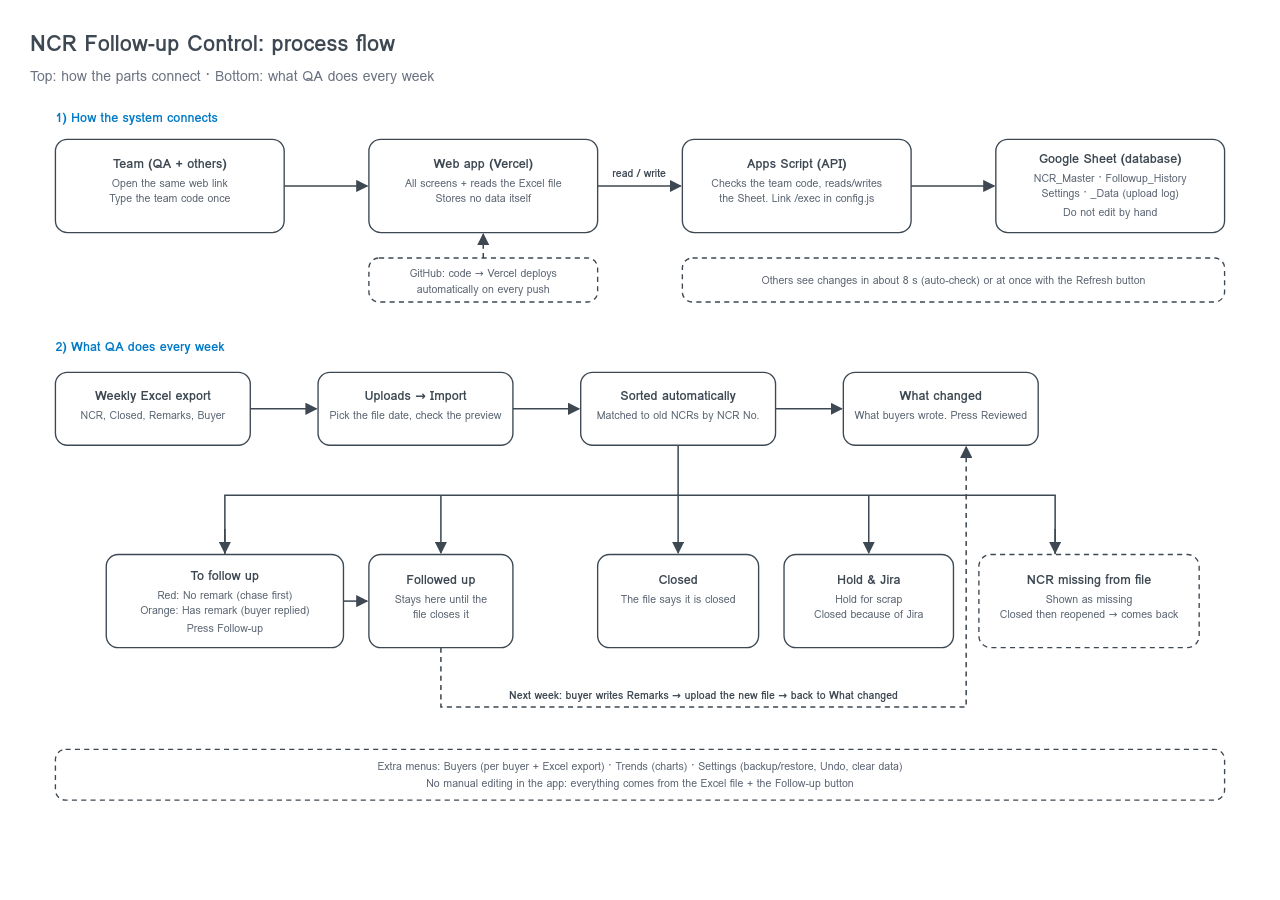
<file: docs/app-flow-en.html>
<!doctype html><html lang="en"><head><meta charset="utf-8"><title>NCR Follow-up Control: process flow</title>
<style>
body{margin:0;background:#fff;color:#3D4852;font-family:Loma,"DejaVu Sans",Arial,sans-serif}
figure{margin:0;padding:26px 30px 22px}
h1{font-size:22px;margin:0 0 4px}.sub{font-size:14px;color:#6B7280;margin:0 0 10px}
svg{display:block;width:100%;height:auto}
text{font-family:Loma,"DejaVu Sans",Arial,sans-serif;fill:#3D4852;stroke:none}
.t{font-size:15px;font-weight:700}.s{font-size:12.5px;fill:#5b6572}.h{font-size:15px;font-weight:700;fill:#007AC8}
.l{font-size:12.5px;font-weight:700;paint-order:stroke;stroke:#fff;stroke-width:5px}
.box{fill:#fff;stroke:#3D4852;stroke-width:1.6}
</style></head><body><figure>
<h1>NCR Follow-up Control: process flow</h1>
<p class="sub">Top: how the parts connect · Bottom: what QA does every week</p>
<svg viewBox="0 0 1440 900">
<defs><marker id="a" viewBox="0 0 10 10" refX="9" refY="5" markerWidth="8" markerHeight="8" orient="auto"><path d="M0,0 L10,5 L0,10 z" fill="#3D4852"/></marker></defs>
<g fill="none" stroke="#3D4852" stroke-width="1.8">
<text class="h" x="30" y="30">1) How the system connects</text>
<rect class="box" x="30" y="50" width="270" height="110" rx="14"/>
<text class="t" x="165" y="84" text-anchor="middle">Team (QA + others)</text>
<text class="s" x="165" y="106" text-anchor="middle">Open the same web link</text>
<text class="s" x="165" y="124" text-anchor="middle">Type the team code once</text>
<line x1="300" y1="105" x2="398" y2="105" marker-end="url(#a)"/>
<rect class="box" x="400" y="50" width="270" height="110" rx="14" stroke="#007AC8" stroke-width="2.4"/>
<text class="t" x="535" y="84" text-anchor="middle">Web app (Vercel)</text>
<text class="s" x="535" y="106" text-anchor="middle">All screens + reads the Excel file</text>
<text class="s" x="535" y="124" text-anchor="middle">Stores no data itself</text>
<line x1="670" y1="105" x2="768" y2="105" marker-end="url(#a)"/>
<text class="l" x="719" y="94" text-anchor="middle">read / write</text>
<rect class="box" x="770" y="50" width="270" height="110" rx="14"/>
<text class="t" x="905" y="84" text-anchor="middle">Apps Script (API)</text>
<text class="s" x="905" y="106" text-anchor="middle">Checks the team code, reads/writes</text>
<text class="s" x="905" y="124" text-anchor="middle">the Sheet. Link /exec in config.js</text>
<line x1="1040" y1="105" x2="1138" y2="105" marker-end="url(#a)"/>
<rect class="box" x="1140" y="50" width="270" height="110" rx="14"/>
<text class="t" x="1275" y="78" text-anchor="middle">Google Sheet (database)</text>
<text class="s" x="1275" y="100" text-anchor="middle">NCR_Master · Followup_History</text>
<text class="s" x="1275" y="118" text-anchor="middle">Settings · _Data (upload log)</text>
<text class="s" x="1275" y="140" text-anchor="middle">Do not edit by hand</text>
<rect class="box" x="400" y="190" width="270" height="52" rx="12" stroke-dasharray="6 5"/>
<text class="s" x="535" y="213" text-anchor="middle">GitHub: code → Vercel deploys</text>
<text class="s" x="535" y="231" text-anchor="middle">automatically on every push</text>
<line x1="535" y1="190" x2="535" y2="162" stroke-dasharray="6 5" marker-end="url(#a)"/>
<rect class="box" x="770" y="190" width="640" height="52" rx="12" stroke-dasharray="6 5"/>
<text class="s" x="1090" y="221" text-anchor="middle">Others see changes in about 8 s (auto-check) or at once with the Refresh button</text>

<text class="h" x="30" y="300">2) What QA does every week</text>
<rect class="box" x="30" y="325" width="230" height="86" rx="14"/>
<text class="t" x="145" y="358" text-anchor="middle">Weekly Excel export</text>
<text class="s" x="145" y="380" text-anchor="middle">NCR, Closed, Remarks, Buyer</text>
<line x1="260" y1="368" x2="338" y2="368" marker-end="url(#a)"/>
<rect class="box" x="340" y="325" width="230" height="86" rx="14" stroke="#007AC8" stroke-width="2.4"/>
<text class="t" x="455" y="358" text-anchor="middle">Uploads → Import</text>
<text class="s" x="455" y="380" text-anchor="middle">Pick the file date, check the preview</text>
<line x1="570" y1="368" x2="648" y2="368" marker-end="url(#a)"/>
<rect class="box" x="650" y="325" width="230" height="86" rx="14"/>
<text class="t" x="765" y="358" text-anchor="middle">Sorted automatically</text>
<text class="s" x="765" y="380" text-anchor="middle">Matched to old NCRs by NCR No.</text>
<line x1="880" y1="368" x2="958" y2="368" marker-end="url(#a)"/>
<rect class="box" x="960" y="325" width="230" height="86" rx="14"/>
<text class="t" x="1075" y="358" text-anchor="middle">What changed</text>
<text class="s" x="1075" y="380" text-anchor="middle">What buyers wrote. Press Reviewed</text>
<line x1="765" y1="411" x2="765" y2="470"/>
<polyline points="230,540 230,470 1210,470 1210,540"/>
<line x1="485" y1="470" x2="485" y2="538" marker-end="url(#a)"/>
<line x1="765" y1="470" x2="765" y2="538" marker-end="url(#a)"/>
<line x1="990" y1="470" x2="990" y2="538" marker-end="url(#a)"/>
<line x1="230" y1="510" x2="230" y2="538" marker-end="url(#a)"/>
<line x1="1210" y1="510" x2="1210" y2="538" marker-end="url(#a)"/>
<rect class="box" x="90" y="540" width="280" height="110" rx="14" stroke="#C0392B" stroke-width="2.4"/>
<text class="t" x="230" y="570" text-anchor="middle">To follow up</text>
<text class="s" x="230" y="592" text-anchor="middle">Red: No remark (chase first)</text>
<text class="s" x="230" y="610" text-anchor="middle">Orange: Has remark (buyer replied)</text>
<text class="s" x="230" y="632" text-anchor="middle">Press Follow-up</text>
<rect class="box" x="400" y="540" width="170" height="110" rx="14"/>
<text class="t" x="485" y="575" text-anchor="middle">Followed up</text>
<text class="s" x="485" y="597" text-anchor="middle">Stays here until the</text>
<text class="s" x="485" y="615" text-anchor="middle">file closes it</text>
<rect class="box" x="670" y="540" width="190" height="110" rx="14"/>
<text class="t" x="765" y="575" text-anchor="middle">Closed</text>
<text class="s" x="765" y="597" text-anchor="middle">The file says it is closed</text>
<rect class="box" x="890" y="540" width="200" height="110" rx="14"/>
<text class="t" x="990" y="575" text-anchor="middle">Hold &amp; Jira</text>
<text class="s" x="990" y="597" text-anchor="middle">Hold for scrap</text>
<text class="s" x="990" y="615" text-anchor="middle">Closed because of Jira</text>
<rect class="box" x="1120" y="540" width="260" height="110" rx="14" stroke-dasharray="6 5"/>
<text class="t" x="1250" y="575" text-anchor="middle">NCR missing from file</text>
<text class="s" x="1250" y="597" text-anchor="middle">Shown as missing</text>
<text class="s" x="1250" y="615" text-anchor="middle">Closed then reopened → comes back</text>
<line x1="370" y1="595" x2="398" y2="595" marker-end="url(#a)"/>
<path d="M485 650 L485 720 L1105 720 L1105 413" stroke-dasharray="6 5" marker-end="url(#a)"/>
<text class="l" x="795" y="710" text-anchor="middle">Next week: buyer writes Remarks → upload the new file → back to What changed</text>
<rect class="box" x="30" y="770" width="1380" height="60" rx="12" stroke-dasharray="6 5"/>
<text class="s" x="720" y="794" text-anchor="middle">Extra menus: Buyers (per buyer + Excel export) · Trends (charts) · Settings (backup/restore, Undo, clear data)</text>
<text class="s" x="720" y="814" text-anchor="middle">No manual editing in the app: everything comes from the Excel file + the Follow-up button</text>
</g></svg></figure></body></html>
</file>
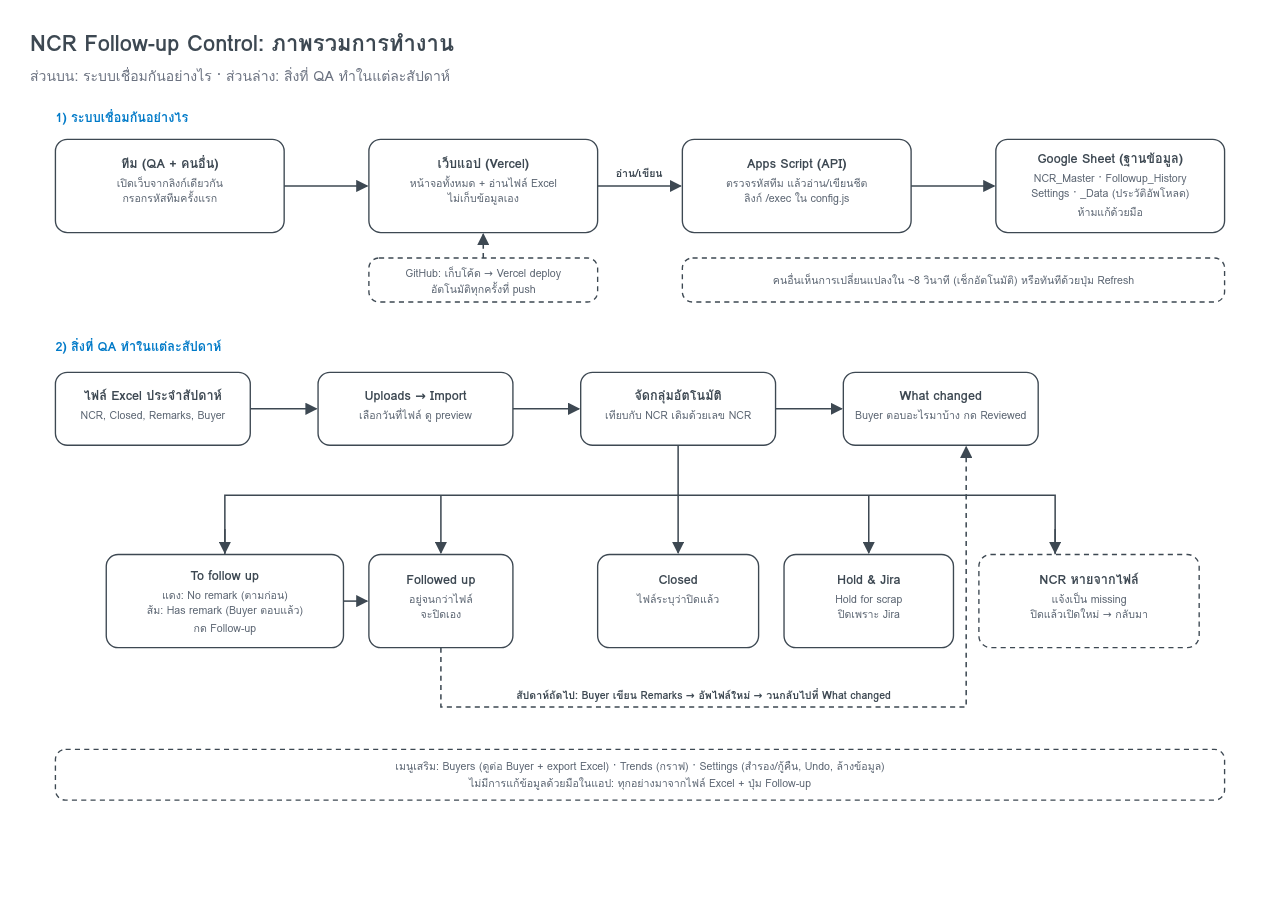
<file: docs/app-flow-th.html>
<!doctype html><html lang="th"><head><meta charset="utf-8"><title>NCR Follow-up Control: ภาพรวมการทำงาน</title>
<style>
body{margin:0;background:#fff;color:#3D4852;font-family:Loma,"DejaVu Sans",Arial,sans-serif}
figure{margin:0;padding:26px 30px 22px}
h1{font-size:22px;margin:0 0 4px}.sub{font-size:14px;color:#6B7280;margin:0 0 10px}
svg{display:block;width:100%;height:auto}
text{font-family:Loma,"DejaVu Sans",Arial,sans-serif;fill:#3D4852;stroke:none}
.t{font-size:15px;font-weight:700}.s{font-size:12.5px;fill:#5b6572}.h{font-size:15px;font-weight:700;fill:#007AC8}
.l{font-size:12.5px;font-weight:700;paint-order:stroke;stroke:#fff;stroke-width:5px}
.box{fill:#fff;stroke:#3D4852;stroke-width:1.6}
</style></head><body><figure>
<h1>NCR Follow-up Control: ภาพรวมการทำงาน</h1>
<p class="sub">ส่วนบน: ระบบเชื่อมกันอย่างไร · ส่วนล่าง: สิ่งที่ QA ทำในแต่ละสัปดาห์</p>
<svg viewBox="0 0 1440 900">
<defs><marker id="a" viewBox="0 0 10 10" refX="9" refY="5" markerWidth="8" markerHeight="8" orient="auto"><path d="M0,0 L10,5 L0,10 z" fill="#3D4852"/></marker></defs>
<g fill="none" stroke="#3D4852" stroke-width="1.8">
<text class="h" x="30" y="30">1) ระบบเชื่อมกันอย่างไร</text>
<rect class="box" x="30" y="50" width="270" height="110" rx="14"/>
<text class="t" x="165" y="84" text-anchor="middle">ทีม (QA + คนอื่น)</text>
<text class="s" x="165" y="106" text-anchor="middle">เปิดเว็บจากลิงก์เดียวกัน</text>
<text class="s" x="165" y="124" text-anchor="middle">กรอกรหัสทีมครั้งแรก</text>
<line x1="300" y1="105" x2="398" y2="105" marker-end="url(#a)"/>
<rect class="box" x="400" y="50" width="270" height="110" rx="14" stroke="#007AC8" stroke-width="2.4"/>
<text class="t" x="535" y="84" text-anchor="middle">เว็บแอป (Vercel)</text>
<text class="s" x="535" y="106" text-anchor="middle">หน้าจอทั้งหมด + อ่านไฟล์ Excel</text>
<text class="s" x="535" y="124" text-anchor="middle">ไม่เก็บข้อมูลเอง</text>
<line x1="670" y1="105" x2="768" y2="105" marker-end="url(#a)"/>
<text class="l" x="719" y="94" text-anchor="middle">อ่าน/เขียน</text>
<rect class="box" x="770" y="50" width="270" height="110" rx="14"/>
<text class="t" x="905" y="84" text-anchor="middle">Apps Script (API)</text>
<text class="s" x="905" y="106" text-anchor="middle">ตรวจรหัสทีม แล้วอ่าน/เขียนชีต</text>
<text class="s" x="905" y="124" text-anchor="middle">ลิงก์ /exec ใน config.js</text>
<line x1="1040" y1="105" x2="1138" y2="105" marker-end="url(#a)"/>
<rect class="box" x="1140" y="50" width="270" height="110" rx="14"/>
<text class="t" x="1275" y="78" text-anchor="middle">Google Sheet (ฐานข้อมูล)</text>
<text class="s" x="1275" y="100" text-anchor="middle">NCR_Master · Followup_History</text>
<text class="s" x="1275" y="118" text-anchor="middle">Settings · _Data (ประวัติอัพโหลด)</text>
<text class="s" x="1275" y="140" text-anchor="middle">ห้ามแก้ด้วยมือ</text>
<rect class="box" x="400" y="190" width="270" height="52" rx="12" stroke-dasharray="6 5"/>
<text class="s" x="535" y="213" text-anchor="middle">GitHub: เก็บโค้ด → Vercel deploy</text>
<text class="s" x="535" y="231" text-anchor="middle">อัตโนมัติทุกครั้งที่ push</text>
<line x1="535" y1="190" x2="535" y2="162" stroke-dasharray="6 5" marker-end="url(#a)"/>
<rect class="box" x="770" y="190" width="640" height="52" rx="12" stroke-dasharray="6 5"/>
<text class="s" x="1090" y="221" text-anchor="middle">คนอื่นเห็นการเปลี่ยนแปลงใน ~8 วินาที (เช็กอัตโนมัติ) หรือทันทีด้วยปุ่ม Refresh</text>

<text class="h" x="30" y="300">2) สิ่งที่ QA ทำในแต่ละสัปดาห์</text>
<rect class="box" x="30" y="325" width="230" height="86" rx="14"/>
<text class="t" x="145" y="358" text-anchor="middle">ไฟล์ Excel ประจำสัปดาห์</text>
<text class="s" x="145" y="380" text-anchor="middle">NCR, Closed, Remarks, Buyer</text>
<line x1="260" y1="368" x2="338" y2="368" marker-end="url(#a)"/>
<rect class="box" x="340" y="325" width="230" height="86" rx="14" stroke="#007AC8" stroke-width="2.4"/>
<text class="t" x="455" y="358" text-anchor="middle">Uploads → Import</text>
<text class="s" x="455" y="380" text-anchor="middle">เลือกวันที่ไฟล์ ดู preview</text>
<line x1="570" y1="368" x2="648" y2="368" marker-end="url(#a)"/>
<rect class="box" x="650" y="325" width="230" height="86" rx="14"/>
<text class="t" x="765" y="358" text-anchor="middle">จัดกลุ่มอัตโนมัติ</text>
<text class="s" x="765" y="380" text-anchor="middle">เทียบกับ NCR เดิมด้วยเลข NCR</text>
<line x1="880" y1="368" x2="958" y2="368" marker-end="url(#a)"/>
<rect class="box" x="960" y="325" width="230" height="86" rx="14"/>
<text class="t" x="1075" y="358" text-anchor="middle">What changed</text>
<text class="s" x="1075" y="380" text-anchor="middle">Buyer ตอบอะไรมาบ้าง กด Reviewed</text>
<line x1="765" y1="411" x2="765" y2="470"/>
<polyline points="230,540 230,470 1210,470 1210,540"/>
<line x1="485" y1="470" x2="485" y2="538" marker-end="url(#a)"/>
<line x1="765" y1="470" x2="765" y2="538" marker-end="url(#a)"/>
<line x1="990" y1="470" x2="990" y2="538" marker-end="url(#a)"/>
<line x1="230" y1="510" x2="230" y2="538" marker-end="url(#a)"/>
<line x1="1210" y1="510" x2="1210" y2="538" marker-end="url(#a)"/>
<rect class="box" x="90" y="540" width="280" height="110" rx="14" stroke="#C0392B" stroke-width="2.4"/>
<text class="t" x="230" y="570" text-anchor="middle">To follow up</text>
<text class="s" x="230" y="592" text-anchor="middle">แดง: No remark (ตามก่อน)</text>
<text class="s" x="230" y="610" text-anchor="middle">ส้ม: Has remark (Buyer ตอบแล้ว)</text>
<text class="s" x="230" y="632" text-anchor="middle">กด Follow-up</text>
<rect class="box" x="400" y="540" width="170" height="110" rx="14"/>
<text class="t" x="485" y="575" text-anchor="middle">Followed up</text>
<text class="s" x="485" y="597" text-anchor="middle">อยู่จนกว่าไฟล์</text>
<text class="s" x="485" y="615" text-anchor="middle">จะปิดเอง</text>
<rect class="box" x="670" y="540" width="190" height="110" rx="14"/>
<text class="t" x="765" y="575" text-anchor="middle">Closed</text>
<text class="s" x="765" y="597" text-anchor="middle">ไฟล์ระบุว่าปิดแล้ว</text>
<rect class="box" x="890" y="540" width="200" height="110" rx="14"/>
<text class="t" x="990" y="575" text-anchor="middle">Hold &amp; Jira</text>
<text class="s" x="990" y="597" text-anchor="middle">Hold for scrap</text>
<text class="s" x="990" y="615" text-anchor="middle">ปิดเพราะ Jira</text>
<rect class="box" x="1120" y="540" width="260" height="110" rx="14" stroke-dasharray="6 5"/>
<text class="t" x="1250" y="575" text-anchor="middle">NCR หายจากไฟล์</text>
<text class="s" x="1250" y="597" text-anchor="middle">แจ้งเป็น missing</text>
<text class="s" x="1250" y="615" text-anchor="middle">ปิดแล้วเปิดใหม่ → กลับมา</text>
<line x1="370" y1="595" x2="398" y2="595" marker-end="url(#a)"/>
<path d="M485 650 L485 720 L1105 720 L1105 413" stroke-dasharray="6 5" marker-end="url(#a)"/>
<text class="l" x="795" y="710" text-anchor="middle">สัปดาห์ถัดไป: Buyer เขียน Remarks → อัพไฟล์ใหม่ → วนกลับไปที่ What changed</text>
<rect class="box" x="30" y="770" width="1380" height="60" rx="12" stroke-dasharray="6 5"/>
<text class="s" x="720" y="794" text-anchor="middle">เมนูเสริม: Buyers (ดูต่อ Buyer + export Excel) · Trends (กราฟ) · Settings (สำรอง/กู้คืน, Undo, ล้างข้อมูล)</text>
<text class="s" x="720" y="814" text-anchor="middle">ไม่มีการแก้ข้อมูลด้วยมือในแอป: ทุกอย่างมาจากไฟล์ Excel + ปุ่ม Follow-up</text>
</g></svg></figure></body></html>
</file>
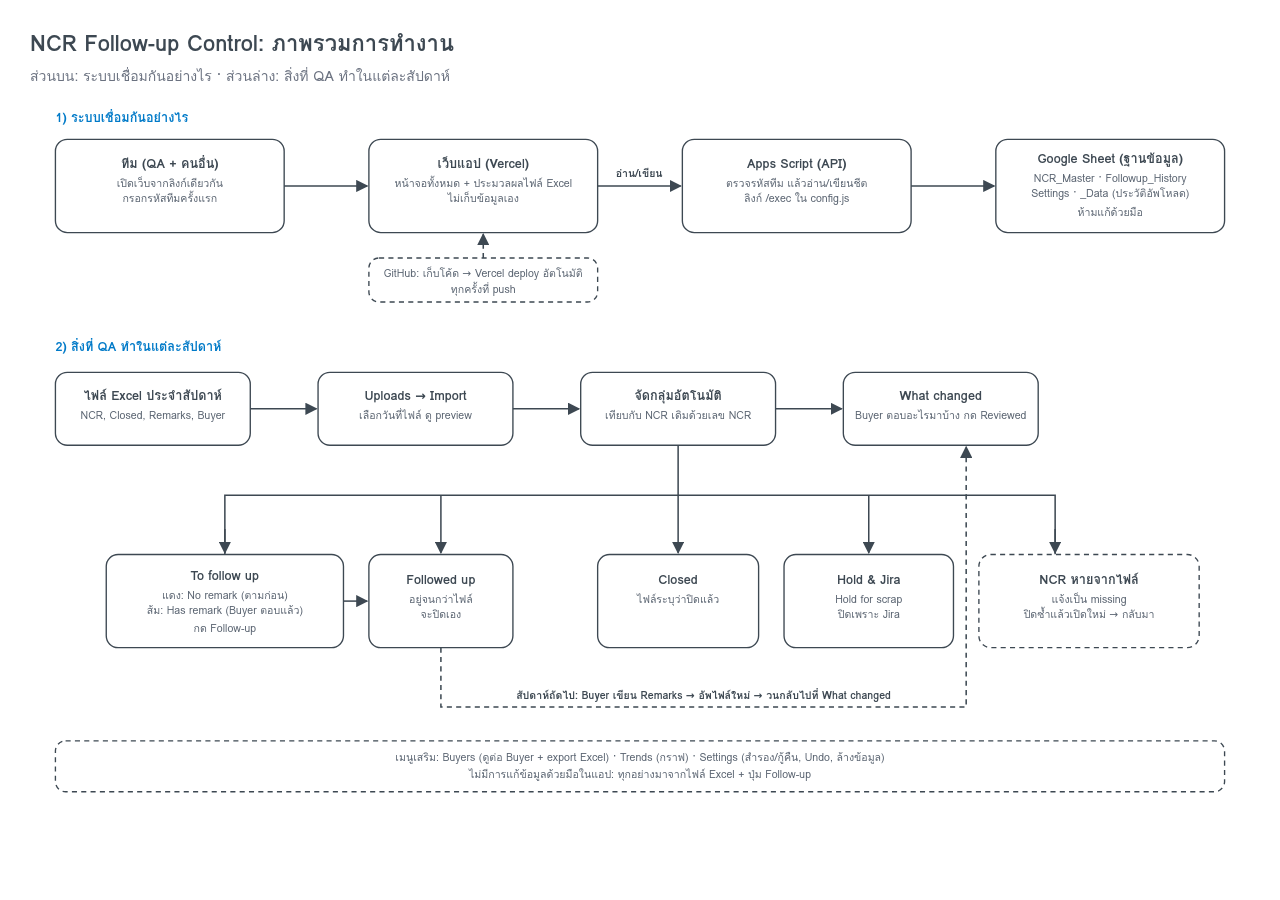
<file: docs/app-flow.html>
<!doctype html><html><head><meta charset="utf-8"><title>NCR Follow-up Control: app flow</title>
<style>
body{margin:0;background:#fff;color:#3D4852;font-family:Loma,"DejaVu Sans",Arial,sans-serif}
figure{margin:0;padding:26px 30px 22px}
h1{font-size:22px;margin:0 0 4px}.sub{font-size:14px;color:#6B7280;margin:0 0 10px}
svg{display:block;width:100%;height:auto}
text{font-family:Loma,"DejaVu Sans",Arial,sans-serif;fill:#3D4852;stroke:none}
.t{font-size:15px;font-weight:700}.s{font-size:12.5px;fill:#5b6572}.h{font-size:15px;font-weight:700;fill:#007AC8}
.l{font-size:12.5px;font-weight:700;paint-order:stroke;stroke:#fff;stroke-width:5px}
.box{fill:#fff;stroke:#3D4852;stroke-width:1.6}
</style></head><body><figure>
<h1>NCR Follow-up Control: ภาพรวมการทำงาน</h1>
<p class="sub">ส่วนบน: ระบบเชื่อมกันอย่างไร · ส่วนล่าง: สิ่งที่ QA ทำในแต่ละสัปดาห์</p>
<svg viewBox="0 0 1440 860">
<defs><marker id="a" viewBox="0 0 10 10" refX="9" refY="5" markerWidth="8" markerHeight="8" orient="auto"><path d="M0,0 L10,5 L0,10 z" fill="#3D4852"/></marker></defs>
<g fill="none" stroke="#3D4852" stroke-width="1.8">
<text class="h" x="30" y="30">1) ระบบเชื่อมกันอย่างไร</text>
<rect class="box" x="30" y="50" width="270" height="110" rx="14"/>
<text class="t" x="165" y="84" text-anchor="middle">ทีม (QA + คนอื่น)</text>
<text class="s" x="165" y="106" text-anchor="middle">เปิดเว็บจากลิงก์เดียวกัน</text>
<text class="s" x="165" y="124" text-anchor="middle">กรอกรหัสทีมครั้งแรก</text>
<line x1="300" y1="105" x2="398" y2="105" marker-end="url(#a)"/>
<rect class="box" x="400" y="50" width="270" height="110" rx="14" stroke="#007AC8" stroke-width="2.4"/>
<text class="t" x="535" y="84" text-anchor="middle">เว็บแอป (Vercel)</text>
<text class="s" x="535" y="106" text-anchor="middle">หน้าจอทั้งหมด + ประมวลผลไฟล์ Excel</text>
<text class="s" x="535" y="124" text-anchor="middle">ไม่เก็บข้อมูลเอง</text>
<line x1="670" y1="105" x2="768" y2="105" marker-end="url(#a)"/>
<text class="l" x="719" y="94" text-anchor="middle">อ่าน/เขียน</text>
<rect class="box" x="770" y="50" width="270" height="110" rx="14"/>
<text class="t" x="905" y="84" text-anchor="middle">Apps Script (API)</text>
<text class="s" x="905" y="106" text-anchor="middle">ตรวจรหัสทีม แล้วอ่าน/เขียนชีต</text>
<text class="s" x="905" y="124" text-anchor="middle">ลิงก์ /exec ใน config.js</text>
<line x1="1040" y1="105" x2="1138" y2="105" marker-end="url(#a)"/>
<rect class="box" x="1140" y="50" width="270" height="110" rx="14"/>
<text class="t" x="1275" y="78" text-anchor="middle">Google Sheet (ฐานข้อมูล)</text>
<text class="s" x="1275" y="100" text-anchor="middle">NCR_Master · Followup_History</text>
<text class="s" x="1275" y="118" text-anchor="middle">Settings · _Data (ประวัติอัพโหลด)</text>
<text class="s" x="1275" y="140" text-anchor="middle">ห้ามแก้ด้วยมือ</text>
<rect class="box" x="400" y="190" width="270" height="52" rx="12" stroke-dasharray="6 5"/>
<text class="s" x="535" y="213" text-anchor="middle">GitHub: เก็บโค้ด → Vercel deploy อัตโนมัติ</text>
<text class="s" x="535" y="231" text-anchor="middle">ทุกครั้งที่ push</text>
<line x1="535" y1="190" x2="535" y2="162" stroke-dasharray="6 5" marker-end="url(#a)"/>

<text class="h" x="30" y="300">2) สิ่งที่ QA ทำในแต่ละสัปดาห์</text>
<rect class="box" x="30" y="325" width="230" height="86" rx="14"/>
<text class="t" x="145" y="358" text-anchor="middle">ไฟล์ Excel ประจำสัปดาห์</text>
<text class="s" x="145" y="380" text-anchor="middle">NCR, Closed, Remarks, Buyer</text>
<line x1="260" y1="368" x2="338" y2="368" marker-end="url(#a)"/>
<rect class="box" x="340" y="325" width="230" height="86" rx="14" stroke="#007AC8" stroke-width="2.4"/>
<text class="t" x="455" y="358" text-anchor="middle">Uploads → Import</text>
<text class="s" x="455" y="380" text-anchor="middle">เลือกวันที่ไฟล์ ดู preview</text>
<line x1="570" y1="368" x2="648" y2="368" marker-end="url(#a)"/>
<rect class="box" x="650" y="325" width="230" height="86" rx="14"/>
<text class="t" x="765" y="358" text-anchor="middle">จัดกลุ่มอัตโนมัติ</text>
<text class="s" x="765" y="380" text-anchor="middle">เทียบกับ NCR เดิมด้วยเลข NCR</text>
<line x1="880" y1="368" x2="958" y2="368" marker-end="url(#a)"/>
<rect class="box" x="960" y="325" width="230" height="86" rx="14"/>
<text class="t" x="1075" y="358" text-anchor="middle">What changed</text>
<text class="s" x="1075" y="380" text-anchor="middle">Buyer ตอบอะไรมาบ้าง กด Reviewed</text>
<line x1="765" y1="411" x2="765" y2="470"/>
<polyline points="230,540 230,470 1210,470 1210,540"/>
<line x1="485" y1="470" x2="485" y2="538" marker-end="url(#a)"/>
<line x1="765" y1="470" x2="765" y2="538" marker-end="url(#a)"/>
<line x1="990" y1="470" x2="990" y2="538" marker-end="url(#a)"/>
<line x1="230" y1="510" x2="230" y2="538" marker-end="url(#a)"/>
<line x1="1210" y1="510" x2="1210" y2="538" marker-end="url(#a)"/>
<rect class="box" x="90" y="540" width="280" height="110" rx="14" stroke="#C0392B" stroke-width="2.4"/>
<text class="t" x="230" y="570" text-anchor="middle">To follow up</text>
<text class="s" x="230" y="592" text-anchor="middle">แดง: No remark (ตามก่อน)</text>
<text class="s" x="230" y="610" text-anchor="middle">ส้ม: Has remark (Buyer ตอบแล้ว)</text>
<text class="s" x="230" y="632" text-anchor="middle">กด Follow-up</text>
<rect class="box" x="400" y="540" width="170" height="110" rx="14"/>
<text class="t" x="485" y="575" text-anchor="middle">Followed up</text>
<text class="s" x="485" y="597" text-anchor="middle">อยู่จนกว่าไฟล์</text>
<text class="s" x="485" y="615" text-anchor="middle">จะปิดเอง</text>
<rect class="box" x="670" y="540" width="190" height="110" rx="14"/>
<text class="t" x="765" y="575" text-anchor="middle">Closed</text>
<text class="s" x="765" y="597" text-anchor="middle">ไฟล์ระบุว่าปิดแล้ว</text>
<rect class="box" x="890" y="540" width="200" height="110" rx="14"/>
<text class="t" x="990" y="575" text-anchor="middle">Hold &amp; Jira</text>
<text class="s" x="990" y="597" text-anchor="middle">Hold for scrap</text>
<text class="s" x="990" y="615" text-anchor="middle">ปิดเพราะ Jira</text>
<rect class="box" x="1120" y="540" width="260" height="110" rx="14" stroke-dasharray="6 5"/>
<text class="t" x="1250" y="575" text-anchor="middle">NCR หายจากไฟล์</text>
<text class="s" x="1250" y="597" text-anchor="middle">แจ้งเป็น missing</text>
<text class="s" x="1250" y="615" text-anchor="middle">ปิดซ้ำแล้วเปิดใหม่ → กลับมา</text>
<line x1="370" y1="595" x2="398" y2="595" marker-end="url(#a)"/>
<text class="l" x="385" y="583" text-anchor="middle"></text>
<path d="M485 650 L485 720 L1105 720 L1105 413" stroke-dasharray="6 5" marker-end="url(#a)"/>
<text class="l" x="795" y="710" text-anchor="middle">สัปดาห์ถัดไป: Buyer เขียน Remarks → อัพไฟล์ใหม่ → วนกลับไปที่ What changed</text>
<rect class="box" x="30" y="760" width="1380" height="60" rx="12" stroke-dasharray="6 5"/>
<text class="s" x="720" y="784" text-anchor="middle">เมนูเสริม: Buyers (ดูต่อ Buyer + export Excel) · Trends (กราฟ) · Settings (สำรอง/กู้คืน, Undo, ล้างข้อมูล)</text>
<text class="s" x="720" y="804" text-anchor="middle">ไม่มีการแก้ข้อมูลด้วยมือในแอป: ทุกอย่างมาจากไฟล์ Excel + ปุ่ม Follow-up</text>
</g></svg></figure></body></html>
</file>
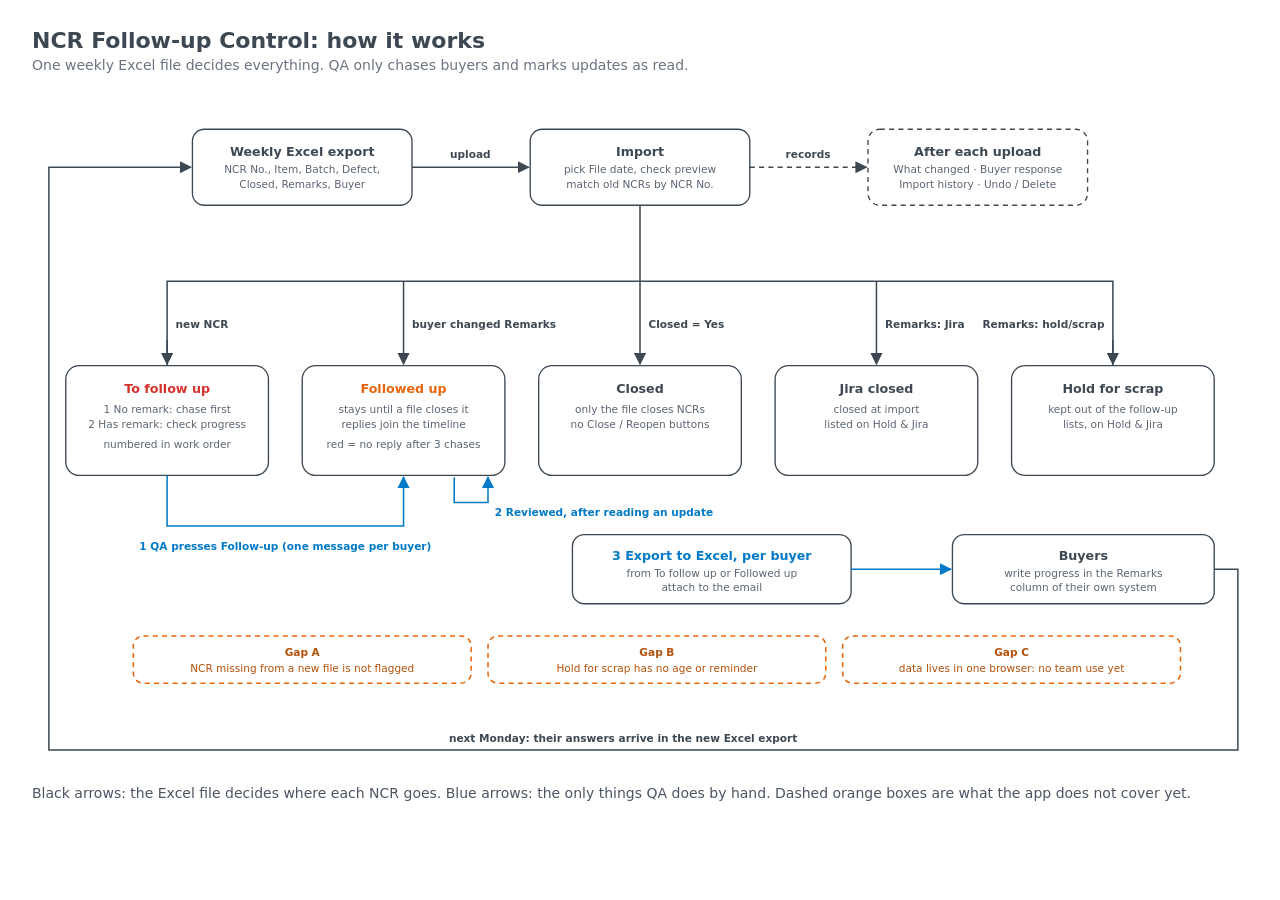
<file: docs/flow.html>
<!doctype html><html><head><meta charset="utf-8"><title>NCR Follow-up Control: flow</title>
<style>
body{margin:0;background:#fff;color:#3D4852;font-family:"DejaVu Sans",Arial,sans-serif}
figure{margin:0;padding:28px 32px 24px}
h1{font-size:22px;margin:0 0 4px}
.sub{font-size:14px;color:#6B7280;margin:0 0 14px}
svg{display:block;width:100%;height:auto}
figcaption{font-size:14px;line-height:1.5;color:#4b5563;margin-top:12px;max-width:1300px}
text{font-family:"DejaVu Sans",Arial,sans-serif;fill:currentColor;stroke:none}
.t{font-size:15px;font-weight:700}.s{font-size:12.5px;fill:#5b6572}.l{font-size:12.5px;font-weight:700;paint-order:stroke;stroke:#fff;stroke-width:5px}
.box{fill:#fff;stroke:currentColor;stroke-width:1.6}
</style></head><body>
<figure>
<h1>NCR Follow-up Control: how it works</h1>
<p class="sub">One weekly Excel file decides everything. QA only chases buyers and marks updates as read.</p>
<svg viewBox="0 0 1440 810" role="img" aria-label="Flow: the weekly Excel upload sorts each NCR into To follow up, Followed up, Closed, Jira closed or Hold for scrap; QA presses Follow-up to move NCRs to Followed up, buyers answer in Remarks, and the next file brings their answers back.">
<defs>
 <marker id="a" viewBox="0 0 10 10" refX="9" refY="5" markerWidth="8" markerHeight="8" orient="auto-start-reverse"><path d="M0,0 L10,5 L0,10 z" fill="currentColor"/></marker>
 <marker id="ab" viewBox="0 0 10 10" refX="9" refY="5" markerWidth="8" markerHeight="8" orient="auto-start-reverse"><path d="M0,0 L10,5 L0,10 z" fill="#007AC8"/></marker>
</defs>
<g color="#3D4852" fill="none" stroke="currentColor" stroke-width="1.8">
 <!-- top row -->
 <rect class="box" x="190" y="50" width="260" height="90" rx="14"/>
 <text class="t" x="320" y="82" text-anchor="middle">Weekly Excel export</text>
 <text class="s" x="320" y="102" text-anchor="middle">NCR No., Item, Batch, Defect,</text>
 <text class="s" x="320" y="120" text-anchor="middle">Closed, Remarks, Buyer</text>
 <line x1="450" y1="95" x2="588" y2="95" marker-end="url(#a)"/>
 <text class="l" x="519" y="84" text-anchor="middle">upload</text>
 <rect class="box" x="590" y="50" width="260" height="90" rx="14" stroke="#007AC8" stroke-width="2.4"/>
 <text class="t" x="720" y="82" text-anchor="middle">Import</text>
 <text class="s" x="720" y="102" text-anchor="middle">pick File date, check preview</text>
 <text class="s" x="720" y="120" text-anchor="middle">match old NCRs by NCR No.</text>
 <line x1="850" y1="95" x2="988" y2="95" stroke-dasharray="6 5" marker-end="url(#a)"/>
 <text class="l" x="919" y="84" text-anchor="middle">records</text>
 <rect class="box" x="990" y="50" width="260" height="90" rx="14" stroke-dasharray="6 5"/>
 <text class="t" x="1120" y="82" text-anchor="middle">After each upload</text>
 <text class="s" x="1120" y="102" text-anchor="middle">What changed · Buyer response</text>
 <text class="s" x="1120" y="120" text-anchor="middle">Import history · Undo / Delete</text>
 <!-- bus -->
 <line x1="720" y1="140" x2="720" y2="230"/>
 <polyline points="160,330 160,230 1280,230 1280,330"/>
 <line x1="440" y1="230" x2="440" y2="328" marker-end="url(#a)"/>
 <line x1="720" y1="230" x2="720" y2="328" marker-end="url(#a)"/>
 <line x1="1000" y1="230" x2="1000" y2="328" marker-end="url(#a)"/>
 <line x1="160" y1="300" x2="160" y2="328" marker-end="url(#a)"/>
 <line x1="1280" y1="300" x2="1280" y2="328" marker-end="url(#a)"/>
 <text class="l" x="170" y="285" text-anchor="start">new NCR</text>
 <text class="l" x="450" y="285" text-anchor="start">buyer changed Remarks</text>
 <text class="l" x="730" y="285" text-anchor="start">Closed = Yes</text>
 <text class="l" x="1010" y="285" text-anchor="start">Remarks: Jira</text>
 <text class="l" x="1270" y="285" text-anchor="end">Remarks: hold/scrap</text>
 <!-- states -->
 <rect class="box" x="40" y="330" width="240" height="130" rx="16" stroke="#D6322B" stroke-width="2.6"/>
 <text class="t" x="160" y="362" text-anchor="middle" style="fill:#D6322B">To follow up</text>
 <text class="s" x="160" y="386" text-anchor="middle">1 No remark: chase first</text>
 <text class="s" x="160" y="404" text-anchor="middle">2 Has remark: check progress</text>
 <text class="s" x="160" y="428" text-anchor="middle">numbered in work order</text>
 <rect class="box" x="320" y="330" width="240" height="130" rx="16" stroke="#E8650C" stroke-width="2.6"/>
 <text class="t" x="440" y="362" text-anchor="middle" style="fill:#E8650C">Followed up</text>
 <text class="s" x="440" y="386" text-anchor="middle">stays until a file closes it</text>
 <text class="s" x="440" y="404" text-anchor="middle">replies join the timeline</text>
 <text class="s" x="440" y="428" text-anchor="middle">red = no reply after 3 chases</text>
 <rect class="box" x="600" y="330" width="240" height="130" rx="16"/>
 <text class="t" x="720" y="362" text-anchor="middle">Closed</text>
 <text class="s" x="720" y="386" text-anchor="middle">only the file closes NCRs</text>
 <text class="s" x="720" y="404" text-anchor="middle">no Close / Reopen buttons</text>
 <rect class="box" x="880" y="330" width="240" height="130" rx="16"/>
 <text class="t" x="1000" y="362" text-anchor="middle">Jira closed</text>
 <text class="s" x="1000" y="386" text-anchor="middle">closed at import</text>
 <text class="s" x="1000" y="404" text-anchor="middle">listed on Hold &amp; Jira</text>
 <rect class="box" x="1160" y="330" width="240" height="130" rx="16"/>
 <text class="t" x="1280" y="362" text-anchor="middle">Hold for scrap</text>
 <text class="s" x="1280" y="386" text-anchor="middle">kept out of the follow-up</text>
 <text class="s" x="1280" y="404" text-anchor="middle">lists, on Hold &amp; Jira</text>
 <!-- QA lane -->
 <g stroke="#007AC8">
  <path d="M160 460 V520 H440 V462" marker-end="url(#ab)"/>
  <path d="M500 462 V492 H540 V462" marker-end="url(#ab)"/>
 </g>
 <text class="l" x="300" y="548" text-anchor="middle" style="fill:#007AC8">1  QA presses Follow-up (one message per buyer)</text>
 <text class="l" x="548" y="508" text-anchor="start" style="fill:#007AC8">2  Reviewed, after reading an update</text>
 <rect class="box" x="640" y="530" width="330" height="82" rx="14" stroke="#007AC8" stroke-width="2"/>
 <text class="t" x="805" y="560" text-anchor="middle" style="fill:#007AC8">3  Export to Excel, per buyer</text>
 <text class="s" x="805" y="580" text-anchor="middle">from To follow up or Followed up</text>
 <text class="s" x="805" y="597" text-anchor="middle">attach to the email</text>
 <line x1="970" y1="571" x2="1088" y2="571" stroke="#007AC8" marker-end="url(#ab)"/>
 <rect class="box" x="1090" y="530" width="310" height="82" rx="14"/>
 <text class="t" x="1245" y="560" text-anchor="middle">Buyers</text>
 <text class="s" x="1245" y="580" text-anchor="middle">write progress in the Remarks</text>
 <text class="s" x="1245" y="597" text-anchor="middle">column of their own system</text>
 <!-- loop back -->
 <path d="M1400 571 H1428 V785 H20 V95 H188" marker-end="url(#a)"/>
 <text class="l" x="700" y="776" text-anchor="middle">next Monday: their answers arrive in the new Excel export</text>
 <!-- gaps -->
 <g stroke="#E8650C" stroke-dasharray="6 5" stroke-width="1.8">
  <rect x="120" y="650" width="400" height="56" rx="12"/><rect x="540" y="650" width="400" height="56" rx="12"/><rect x="960" y="650" width="400" height="56" rx="12"/>
 </g>
 <text class="s" x="320" y="674" text-anchor="middle" style="fill:#B4500A;font-weight:700">Gap A</text><text class="s" x="320" y="693" text-anchor="middle" style="fill:#B4500A">NCR missing from a new file is not flagged</text>
 <text class="s" x="740" y="674" text-anchor="middle" style="fill:#B4500A;font-weight:700">Gap B</text><text class="s" x="740" y="693" text-anchor="middle" style="fill:#B4500A">Hold for scrap has no age or reminder</text>
 <text class="s" x="1160" y="674" text-anchor="middle" style="fill:#B4500A;font-weight:700">Gap C</text><text class="s" x="1160" y="693" text-anchor="middle" style="fill:#B4500A">data lives in one browser: no team use yet</text>
</g>
</svg>
<figcaption>Black arrows: the Excel file decides where each NCR goes. Blue arrows: the only things QA does by hand. Dashed orange boxes are what the app does not cover yet.</figcaption>
</figure></body></html>
</file>
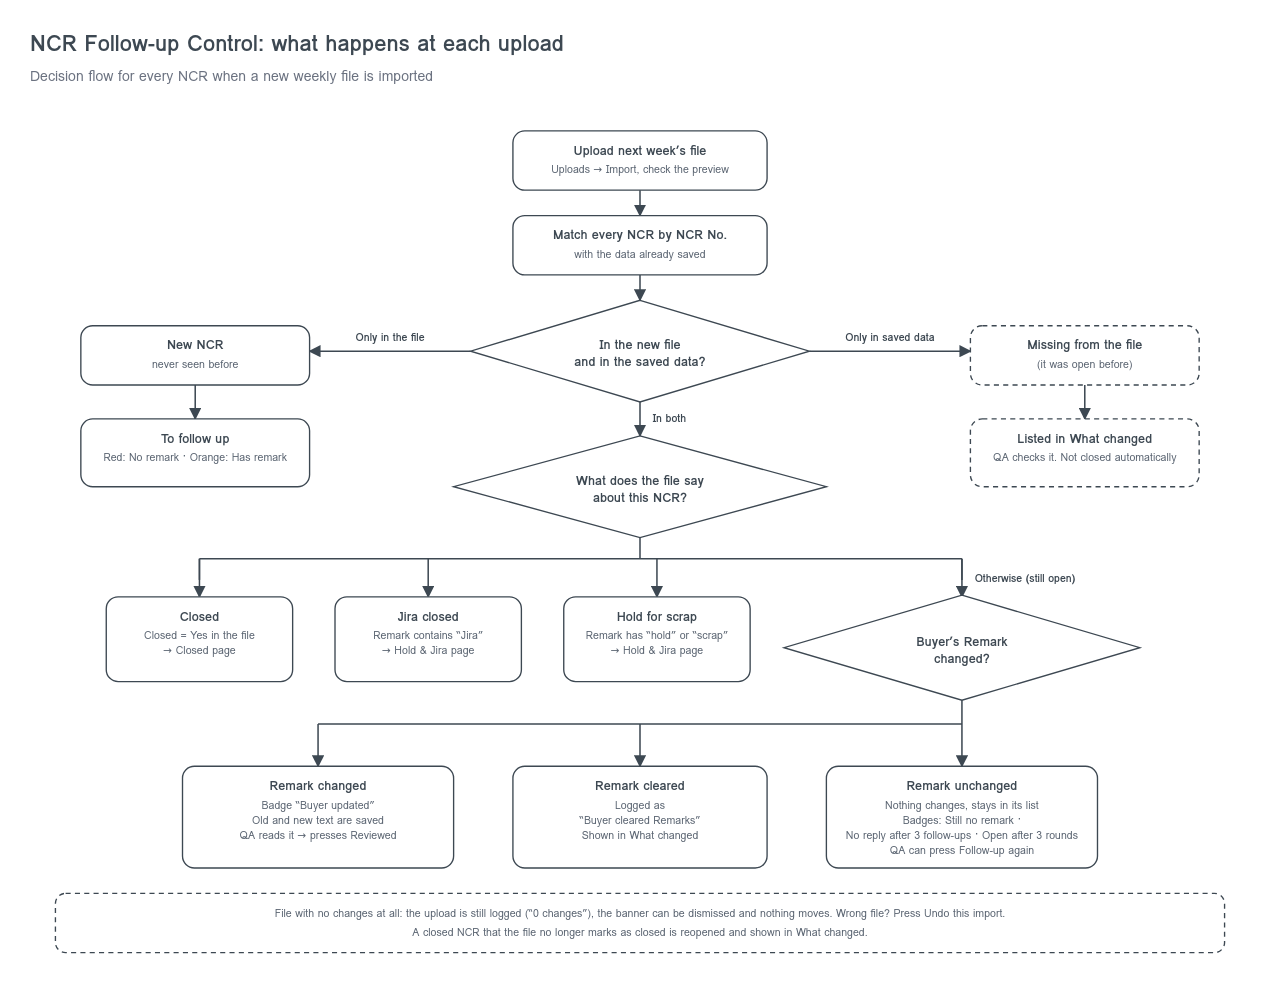
<file: docs/upload-flow-en.html>
<!doctype html><html lang="en"><head><meta charset="utf-8"><title>NCR Follow-up Control: what happens at each upload</title>
<style>
body{margin:0;background:#fff;color:#3D4852;font-family:Loma,"DejaVu Sans",Arial,sans-serif}
figure{margin:0;padding:26px 30px 22px}
h1{font-size:22px;margin:0 0 4px}.sub{font-size:14px;color:#6B7280;margin:0 0 10px}
svg{display:block;width:100%;height:auto}
text{font-family:Loma,"DejaVu Sans",Arial,sans-serif;fill:#3D4852;stroke:none}
.t{font-size:15px;font-weight:700}.s{font-size:12.5px;fill:#5b6572}
.l{font-size:12.5px;font-weight:700;paint-order:stroke;stroke:#fff;stroke-width:5px}
.box{fill:#fff;stroke:#3D4852;stroke-width:1.6}
</style></head><body><figure>
<h1>NCR Follow-up Control: what happens at each upload</h1><p class="sub">Decision flow for every NCR when a new weekly file is imported</p>
<svg viewBox="0 0 1440 1030"><defs><marker id="a" viewBox="0 0 10 10" refX="9" refY="5" markerWidth="8" markerHeight="8" orient="auto"><path d="M0,0 L10,5 L0,10 z" fill="#3D4852"/></marker></defs>
<g fill="none" stroke="#3D4852" stroke-width="1.8"><rect class="box" x="570" y="40" width="300" height="70" rx="14" stroke="#3D4852" stroke-width="1.6"/><text class="t" x="720.0" y="68" text-anchor="middle">Upload next week’s file</text><text class="s" x="720.0" y="90" text-anchor="middle">Uploads → Import, check the preview</text><line x1="720" y1="110" x2="720" y2="140" marker-end="url(#a)"/><rect class="box" x="570" y="140" width="300" height="70" rx="14" stroke="#3D4852" stroke-width="1.6"/><text class="t" x="720.0" y="168" text-anchor="middle">Match every NCR by NCR No.</text><text class="s" x="720.0" y="190" text-anchor="middle">with the data already saved</text><line x1="720" y1="210" x2="720" y2="240" marker-end="url(#a)"/><polygon class="box" points="720,240 920,300 720,360 520,300" stroke="#007AC8" stroke-width="2.2"/><text class="t" x="720" y="298" text-anchor="middle">In the new file</text><text class="t" x="720" y="318" text-anchor="middle">and in the saved data?</text><line x1="520" y1="300" x2="330" y2="300" marker-end="url(#a)"/><text class="l" x="425" y="288" text-anchor="middle">Only in the file</text><rect class="box" x="60" y="270" width="270" height="70" rx="14" stroke="#3D4852" stroke-width="1.6"/><text class="t" x="195.0" y="298" text-anchor="middle">New NCR</text><text class="s" x="195.0" y="320" text-anchor="middle">never seen before</text><line x1="195" y1="340" x2="195" y2="380" marker-end="url(#a)"/><rect class="box" x="60" y="380" width="270" height="80" rx="14" stroke="#C0392B" stroke-width="2.4"/><text class="t" x="195.0" y="408" text-anchor="middle">To follow up</text><text class="s" x="195.0" y="430" text-anchor="middle">Red: No remark · Orange: Has remark</text><line x1="920" y1="300" x2="1110" y2="300" marker-end="url(#a)"/><text class="l" x="1015" y="288" text-anchor="middle">Only in saved data</text><rect class="box" x="1110" y="270" width="270" height="70" rx="14" stroke="#3D4852" stroke-width="1.6" stroke-dasharray="6 5"/><text class="t" x="1245.0" y="298" text-anchor="middle">Missing from the file</text><text class="s" x="1245.0" y="320" text-anchor="middle">(it was open before)</text><line x1="1245" y1="340" x2="1245" y2="380" marker-end="url(#a)"/><rect class="box" x="1110" y="380" width="270" height="80" rx="14" stroke="#3D4852" stroke-width="1.6" stroke-dasharray="6 5"/><text class="t" x="1245.0" y="408" text-anchor="middle">Listed in What changed</text><text class="s" x="1245.0" y="430" text-anchor="middle">QA checks it. Not closed automatically</text><line x1="720" y1="360" x2="720" y2="400" marker-end="url(#a)"/><text class="l" x="735" y="384" text-anchor="start">In both</text><polygon class="box" points="720,400 940,460 720,520 500,460" stroke="#007AC8" stroke-width="2.2"/><text class="t" x="720" y="458" text-anchor="middle">What does the file say</text><text class="t" x="720" y="478" text-anchor="middle">about this NCR?</text><line x1="720" y1="520" x2="720" y2="545"/><polyline points="200,545 200,570"/><polyline points="1100,545 1100,570"/><line x1="200" y1="545" x2="1100" y2="545"/><line x1="200" y1="545" x2="200" y2="590" marker-end="url(#a)"/><line x1="470" y1="545" x2="470" y2="590" marker-end="url(#a)"/><line x1="740" y1="545" x2="740" y2="590" marker-end="url(#a)"/><line x1="1100" y1="545" x2="1100" y2="590" marker-end="url(#a)"/><rect class="box" x="90" y="590" width="220" height="100" rx="14" stroke="#3D4852" stroke-width="1.6"/><text class="t" x="200.0" y="618" text-anchor="middle">Closed</text><text class="s" x="200.0" y="640" text-anchor="middle">Closed = Yes in the file</text><text class="s" x="200.0" y="658" text-anchor="middle">→ Closed page</text><rect class="box" x="360" y="590" width="220" height="100" rx="14" stroke="#3D4852" stroke-width="1.6"/><text class="t" x="470.0" y="618" text-anchor="middle">Jira closed</text><text class="s" x="470.0" y="640" text-anchor="middle">Remark contains “Jira”</text><text class="s" x="470.0" y="658" text-anchor="middle">→ Hold &amp; Jira page</text><rect class="box" x="630" y="590" width="220" height="100" rx="14" stroke="#3D4852" stroke-width="1.6"/><text class="t" x="740.0" y="618" text-anchor="middle">Hold for scrap</text><text class="s" x="740.0" y="640" text-anchor="middle">Remark has “hold” or “scrap”</text><text class="s" x="740.0" y="658" text-anchor="middle">→ Hold &amp; Jira page</text><text class="l" x="1115" y="572" text-anchor="start">Otherwise (still open)</text><polygon class="box" points="1100,588 1310,650 1100,712 890,650" stroke="#007AC8" stroke-width="2.2"/><text class="t" x="1100" y="648" text-anchor="middle">Buyer’s Remark</text><text class="t" x="1100" y="668" text-anchor="middle">changed?</text><line x1="1100" y1="712" x2="1100" y2="740"/><line x1="340" y1="740" x2="1100" y2="740"/><line x1="340" y1="740" x2="340" y2="790" marker-end="url(#a)"/><line x1="720" y1="740" x2="720" y2="790" marker-end="url(#a)"/><line x1="1100" y1="740" x2="1100" y2="790" marker-end="url(#a)"/><rect class="box" x="180" y="790" width="320" height="120" rx="14" stroke="#E67E22" stroke-width="2.4"/><text class="t" x="340.0" y="818" text-anchor="middle">Remark changed</text><text class="s" x="340.0" y="840" text-anchor="middle">Badge “Buyer updated”</text><text class="s" x="340.0" y="858" text-anchor="middle">Old and new text are saved</text><text class="s" x="340.0" y="876" text-anchor="middle">QA reads it → presses Reviewed</text><rect class="box" x="570" y="790" width="300" height="120" rx="14" stroke="#3D4852" stroke-width="1.6"/><text class="t" x="720.0" y="818" text-anchor="middle">Remark cleared</text><text class="s" x="720.0" y="840" text-anchor="middle">Logged as</text><text class="s" x="720.0" y="858" text-anchor="middle">“Buyer cleared Remarks”</text><text class="s" x="720.0" y="876" text-anchor="middle">Shown in What changed</text><rect class="box" x="940" y="790" width="320" height="120" rx="14" stroke="#3D4852" stroke-width="1.6"/><text class="t" x="1100.0" y="818" text-anchor="middle">Remark unchanged</text><text class="s" x="1100.0" y="840" text-anchor="middle">Nothing changes, stays in its list</text><text class="s" x="1100.0" y="858" text-anchor="middle">Badges: Still no remark ·</text><text class="s" x="1100.0" y="876" text-anchor="middle">No reply after 3 follow-ups · Open after 3 rounds</text><text class="s" x="1100.0" y="894" text-anchor="middle">QA can press Follow-up again</text><rect class="box" x="30" y="940" width="1380" height="70" rx="12" stroke-dasharray="6 5"/><text class="s" x="720" y="968" text-anchor="middle">File with no changes at all: the upload is still logged (“0 changes”), the banner can be dismissed and nothing moves. Wrong file? Press Undo this import.</text><text class="s" x="720" y="990" text-anchor="middle">A closed NCR that the file no longer marks as closed is reopened and shown in What changed.</text></g></svg></figure></body></html>
</file>
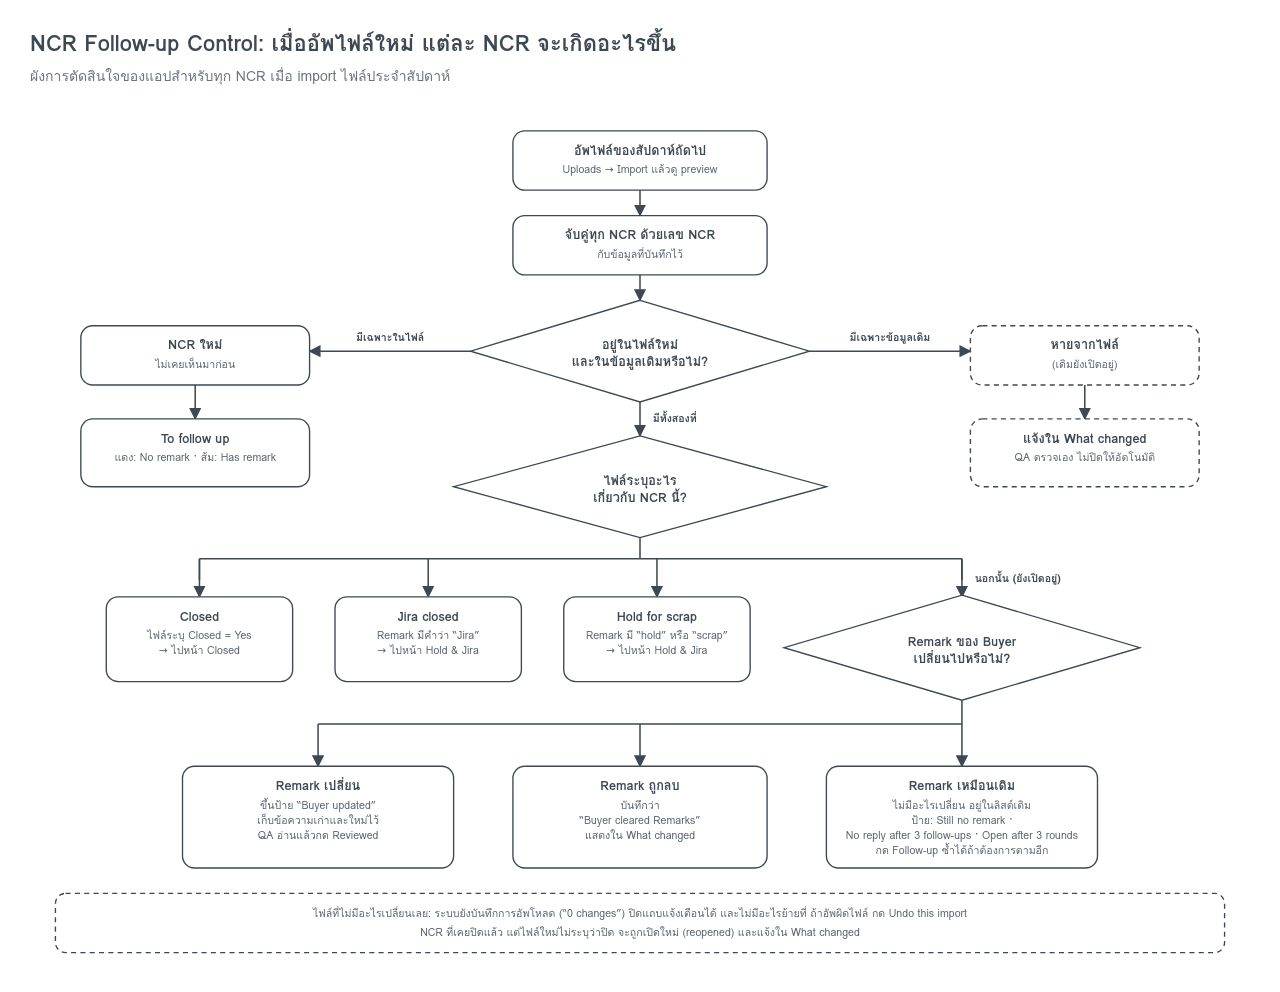
<file: docs/upload-flow-th.html>
<!doctype html><html lang="th"><head><meta charset="utf-8"><title>NCR Follow-up Control: เมื่ออัพไฟล์ใหม่ แต่ละ NCR จะเกิดอะไรขึ้น</title>
<style>
body{margin:0;background:#fff;color:#3D4852;font-family:Loma,"DejaVu Sans",Arial,sans-serif}
figure{margin:0;padding:26px 30px 22px}
h1{font-size:22px;margin:0 0 4px}.sub{font-size:14px;color:#6B7280;margin:0 0 10px}
svg{display:block;width:100%;height:auto}
text{font-family:Loma,"DejaVu Sans",Arial,sans-serif;fill:#3D4852;stroke:none}
.t{font-size:15px;font-weight:700}.s{font-size:12.5px;fill:#5b6572}
.l{font-size:12.5px;font-weight:700;paint-order:stroke;stroke:#fff;stroke-width:5px}
.box{fill:#fff;stroke:#3D4852;stroke-width:1.6}
</style></head><body><figure>
<h1>NCR Follow-up Control: เมื่ออัพไฟล์ใหม่ แต่ละ NCR จะเกิดอะไรขึ้น</h1><p class="sub">ผังการตัดสินใจของแอปสำหรับทุก NCR เมื่อ import ไฟล์ประจำสัปดาห์</p>
<svg viewBox="0 0 1440 1030"><defs><marker id="a" viewBox="0 0 10 10" refX="9" refY="5" markerWidth="8" markerHeight="8" orient="auto"><path d="M0,0 L10,5 L0,10 z" fill="#3D4852"/></marker></defs>
<g fill="none" stroke="#3D4852" stroke-width="1.8"><rect class="box" x="570" y="40" width="300" height="70" rx="14" stroke="#3D4852" stroke-width="1.6"/><text class="t" x="720.0" y="68" text-anchor="middle">อัพไฟล์ของสัปดาห์ถัดไป</text><text class="s" x="720.0" y="90" text-anchor="middle">Uploads → Import แล้วดู preview</text><line x1="720" y1="110" x2="720" y2="140" marker-end="url(#a)"/><rect class="box" x="570" y="140" width="300" height="70" rx="14" stroke="#3D4852" stroke-width="1.6"/><text class="t" x="720.0" y="168" text-anchor="middle">จับคู่ทุก NCR ด้วยเลข NCR</text><text class="s" x="720.0" y="190" text-anchor="middle">กับข้อมูลที่บันทึกไว้</text><line x1="720" y1="210" x2="720" y2="240" marker-end="url(#a)"/><polygon class="box" points="720,240 920,300 720,360 520,300" stroke="#007AC8" stroke-width="2.2"/><text class="t" x="720" y="298" text-anchor="middle">อยู่ในไฟล์ใหม่</text><text class="t" x="720" y="318" text-anchor="middle">และในข้อมูลเดิมหรือไม่?</text><line x1="520" y1="300" x2="330" y2="300" marker-end="url(#a)"/><text class="l" x="425" y="288" text-anchor="middle">มีเฉพาะในไฟล์</text><rect class="box" x="60" y="270" width="270" height="70" rx="14" stroke="#3D4852" stroke-width="1.6"/><text class="t" x="195.0" y="298" text-anchor="middle">NCR ใหม่</text><text class="s" x="195.0" y="320" text-anchor="middle">ไม่เคยเห็นมาก่อน</text><line x1="195" y1="340" x2="195" y2="380" marker-end="url(#a)"/><rect class="box" x="60" y="380" width="270" height="80" rx="14" stroke="#C0392B" stroke-width="2.4"/><text class="t" x="195.0" y="408" text-anchor="middle">To follow up</text><text class="s" x="195.0" y="430" text-anchor="middle">แดง: No remark · ส้ม: Has remark</text><line x1="920" y1="300" x2="1110" y2="300" marker-end="url(#a)"/><text class="l" x="1015" y="288" text-anchor="middle">มีเฉพาะข้อมูลเดิม</text><rect class="box" x="1110" y="270" width="270" height="70" rx="14" stroke="#3D4852" stroke-width="1.6" stroke-dasharray="6 5"/><text class="t" x="1245.0" y="298" text-anchor="middle">หายจากไฟล์</text><text class="s" x="1245.0" y="320" text-anchor="middle">(เดิมยังเปิดอยู่)</text><line x1="1245" y1="340" x2="1245" y2="380" marker-end="url(#a)"/><rect class="box" x="1110" y="380" width="270" height="80" rx="14" stroke="#3D4852" stroke-width="1.6" stroke-dasharray="6 5"/><text class="t" x="1245.0" y="408" text-anchor="middle">แจ้งใน What changed</text><text class="s" x="1245.0" y="430" text-anchor="middle">QA ตรวจเอง ไม่ปิดให้อัตโนมัติ</text><line x1="720" y1="360" x2="720" y2="400" marker-end="url(#a)"/><text class="l" x="735" y="384" text-anchor="start">มีทั้งสองที่</text><polygon class="box" points="720,400 940,460 720,520 500,460" stroke="#007AC8" stroke-width="2.2"/><text class="t" x="720" y="458" text-anchor="middle">ไฟล์ระบุอะไร</text><text class="t" x="720" y="478" text-anchor="middle">เกี่ยวกับ NCR นี้?</text><line x1="720" y1="520" x2="720" y2="545"/><polyline points="200,545 200,570"/><polyline points="1100,545 1100,570"/><line x1="200" y1="545" x2="1100" y2="545"/><line x1="200" y1="545" x2="200" y2="590" marker-end="url(#a)"/><line x1="470" y1="545" x2="470" y2="590" marker-end="url(#a)"/><line x1="740" y1="545" x2="740" y2="590" marker-end="url(#a)"/><line x1="1100" y1="545" x2="1100" y2="590" marker-end="url(#a)"/><rect class="box" x="90" y="590" width="220" height="100" rx="14" stroke="#3D4852" stroke-width="1.6"/><text class="t" x="200.0" y="618" text-anchor="middle">Closed</text><text class="s" x="200.0" y="640" text-anchor="middle">ไฟล์ระบุ Closed = Yes</text><text class="s" x="200.0" y="658" text-anchor="middle">→ ไปหน้า Closed</text><rect class="box" x="360" y="590" width="220" height="100" rx="14" stroke="#3D4852" stroke-width="1.6"/><text class="t" x="470.0" y="618" text-anchor="middle">Jira closed</text><text class="s" x="470.0" y="640" text-anchor="middle">Remark มีคำว่า “Jira”</text><text class="s" x="470.0" y="658" text-anchor="middle">→ ไปหน้า Hold &amp; Jira</text><rect class="box" x="630" y="590" width="220" height="100" rx="14" stroke="#3D4852" stroke-width="1.6"/><text class="t" x="740.0" y="618" text-anchor="middle">Hold for scrap</text><text class="s" x="740.0" y="640" text-anchor="middle">Remark มี “hold” หรือ “scrap”</text><text class="s" x="740.0" y="658" text-anchor="middle">→ ไปหน้า Hold &amp; Jira</text><text class="l" x="1115" y="572" text-anchor="start">นอกนั้น (ยังเปิดอยู่)</text><polygon class="box" points="1100,588 1310,650 1100,712 890,650" stroke="#007AC8" stroke-width="2.2"/><text class="t" x="1100" y="648" text-anchor="middle">Remark ของ Buyer</text><text class="t" x="1100" y="668" text-anchor="middle">เปลี่ยนไปหรือไม่?</text><line x1="1100" y1="712" x2="1100" y2="740"/><line x1="340" y1="740" x2="1100" y2="740"/><line x1="340" y1="740" x2="340" y2="790" marker-end="url(#a)"/><line x1="720" y1="740" x2="720" y2="790" marker-end="url(#a)"/><line x1="1100" y1="740" x2="1100" y2="790" marker-end="url(#a)"/><rect class="box" x="180" y="790" width="320" height="120" rx="14" stroke="#E67E22" stroke-width="2.4"/><text class="t" x="340.0" y="818" text-anchor="middle">Remark เปลี่ยน</text><text class="s" x="340.0" y="840" text-anchor="middle">ขึ้นป้าย “Buyer updated”</text><text class="s" x="340.0" y="858" text-anchor="middle">เก็บข้อความเก่าและใหม่ไว้</text><text class="s" x="340.0" y="876" text-anchor="middle">QA อ่านแล้วกด Reviewed</text><rect class="box" x="570" y="790" width="300" height="120" rx="14" stroke="#3D4852" stroke-width="1.6"/><text class="t" x="720.0" y="818" text-anchor="middle">Remark ถูกลบ</text><text class="s" x="720.0" y="840" text-anchor="middle">บันทึกว่า</text><text class="s" x="720.0" y="858" text-anchor="middle">“Buyer cleared Remarks”</text><text class="s" x="720.0" y="876" text-anchor="middle">แสดงใน What changed</text><rect class="box" x="940" y="790" width="320" height="120" rx="14" stroke="#3D4852" stroke-width="1.6"/><text class="t" x="1100.0" y="818" text-anchor="middle">Remark เหมือนเดิม</text><text class="s" x="1100.0" y="840" text-anchor="middle">ไม่มีอะไรเปลี่ยน อยู่ในลิสต์เดิม</text><text class="s" x="1100.0" y="858" text-anchor="middle">ป้าย: Still no remark ·</text><text class="s" x="1100.0" y="876" text-anchor="middle">No reply after 3 follow-ups · Open after 3 rounds</text><text class="s" x="1100.0" y="894" text-anchor="middle">กด Follow-up ซ้ำได้ถ้าต้องการตามอีก</text><rect class="box" x="30" y="940" width="1380" height="70" rx="12" stroke-dasharray="6 5"/><text class="s" x="720" y="968" text-anchor="middle">ไฟล์ที่ไม่มีอะไรเปลี่ยนเลย: ระบบยังบันทึกการอัพโหลด (“0 changes”) ปิดแถบแจ้งเตือนได้ และไม่มีอะไรย้ายที่ ถ้าอัพผิดไฟล์ กด Undo this import</text><text class="s" x="720" y="990" text-anchor="middle">NCR ที่เคยปิดแล้ว แต่ไฟล์ใหม่ไม่ระบุว่าปิด จะถูกเปิดใหม่ (reopened) และแจ้งใน What changed</text></g></svg></figure></body></html>
</file>
